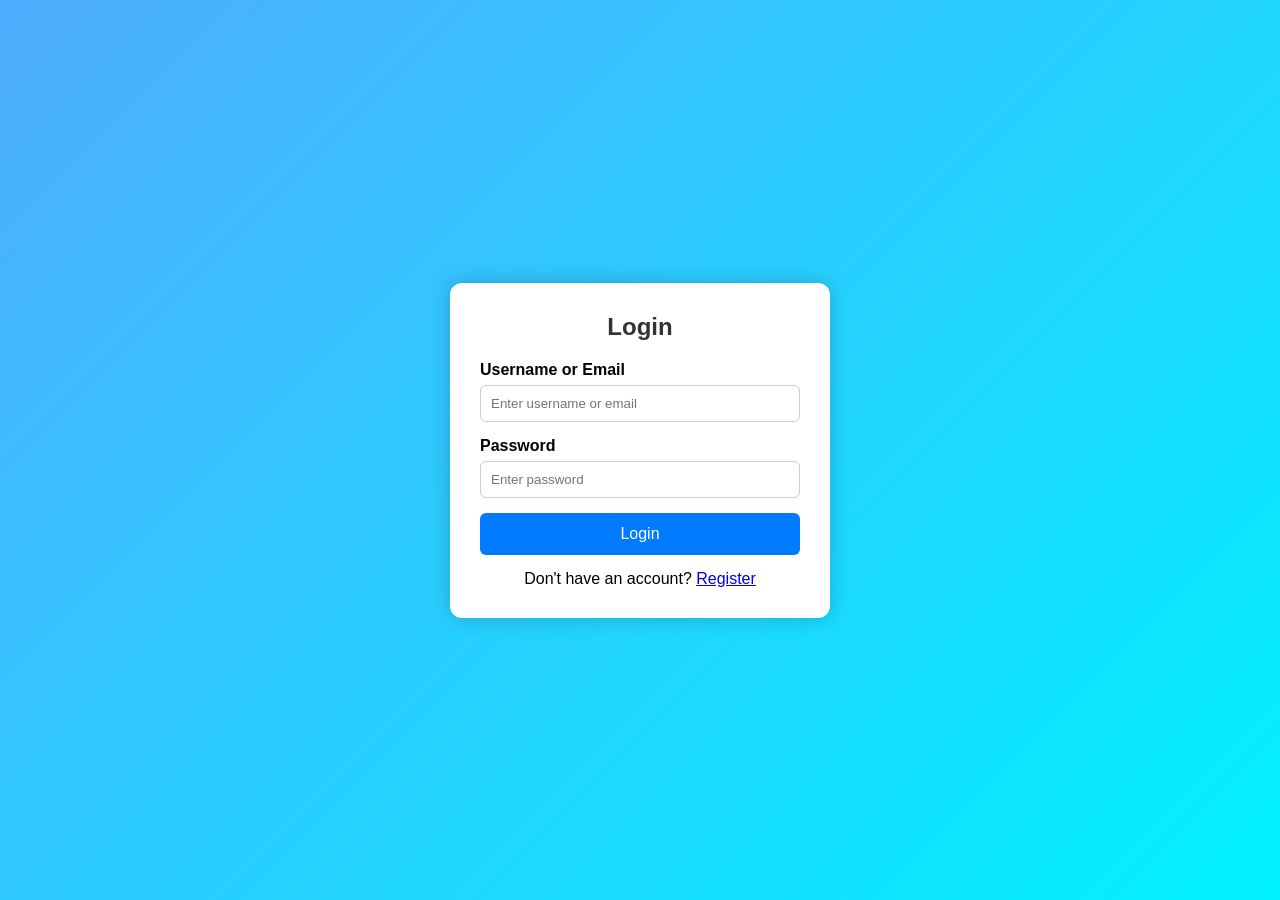
<file: index.html>
<!DOCTYPE html>
<html lang="en">
<head>
    <meta charset="UTF-8">
    <meta name="viewport" content="width=device-width, initial-scale=1.0">
    <title>Login</title>

    <link rel="stylesheet" href="css/style.css">
</head>
<body>

    <div class="container">
        <div class="form-box">

            <h2>Login</h2>

            <form id="loginForm">

                <div class="input-group">
                    <label>Username or Email</label>
                    <input
                        type="text"
                        id="loginUser"
                        placeholder="Enter username or email"
                        required
                    >
                </div>

                <div class="input-group">
                    <label>Password</label>
                    <input
                        type="password"
                        id="loginPassword"
                        placeholder="Enter password"
                        required
                    >
                </div>

                <p id="loginError" class="error"></p>

                <button type="submit">
                    Login
                </button>

            </form>

            <p class="bottom-text">
                Don't have an account?
                <a href="register.html">Register</a>
            </p>

        </div>
    </div>

    <script src="js/hash.js"></script>
    <script src="js/login.js"></script>

</body>
</html>
</file>
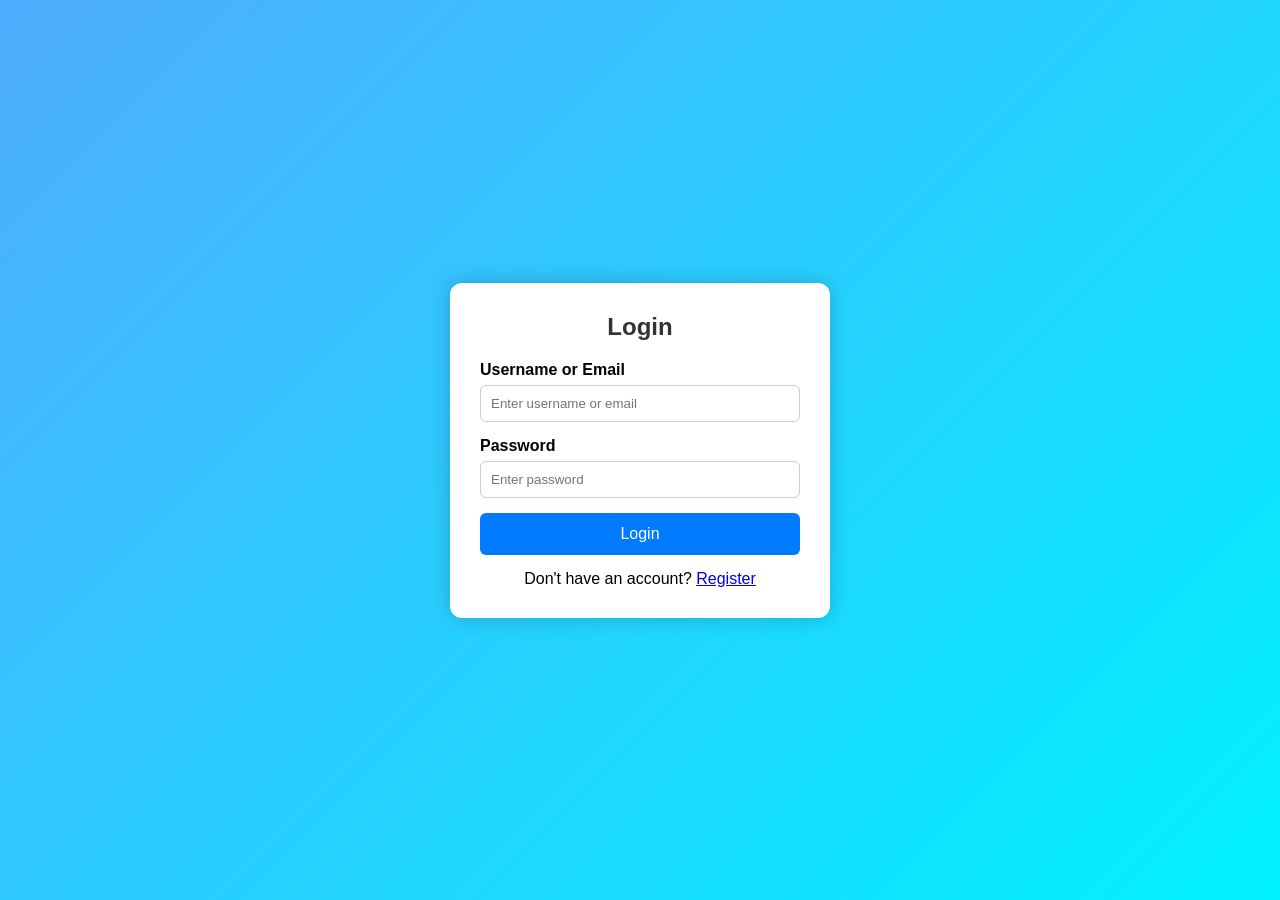
<file: dashboard.html>
<!DOCTYPE html>
<html lang="en">
<head>
    <meta charset="UTF-8">
    <meta name="viewport" content="width=device-width, initial-scale=1.0">
    <title>Dashboard</title>

    <link rel="stylesheet" href="css/style.css">
</head>
<body>

    <div class="container">
        <div class="form-box">

            <h2>Dashboard</h2>

            <h3 id="welcomeUser"></h3>

            <p>You have successfully logged in.</p>

            <button id="logoutBtn">
                Logout
            </button>

        </div>
    </div>

    <script src="js/dashboard.js"></script>

</body>
</html>
</file>
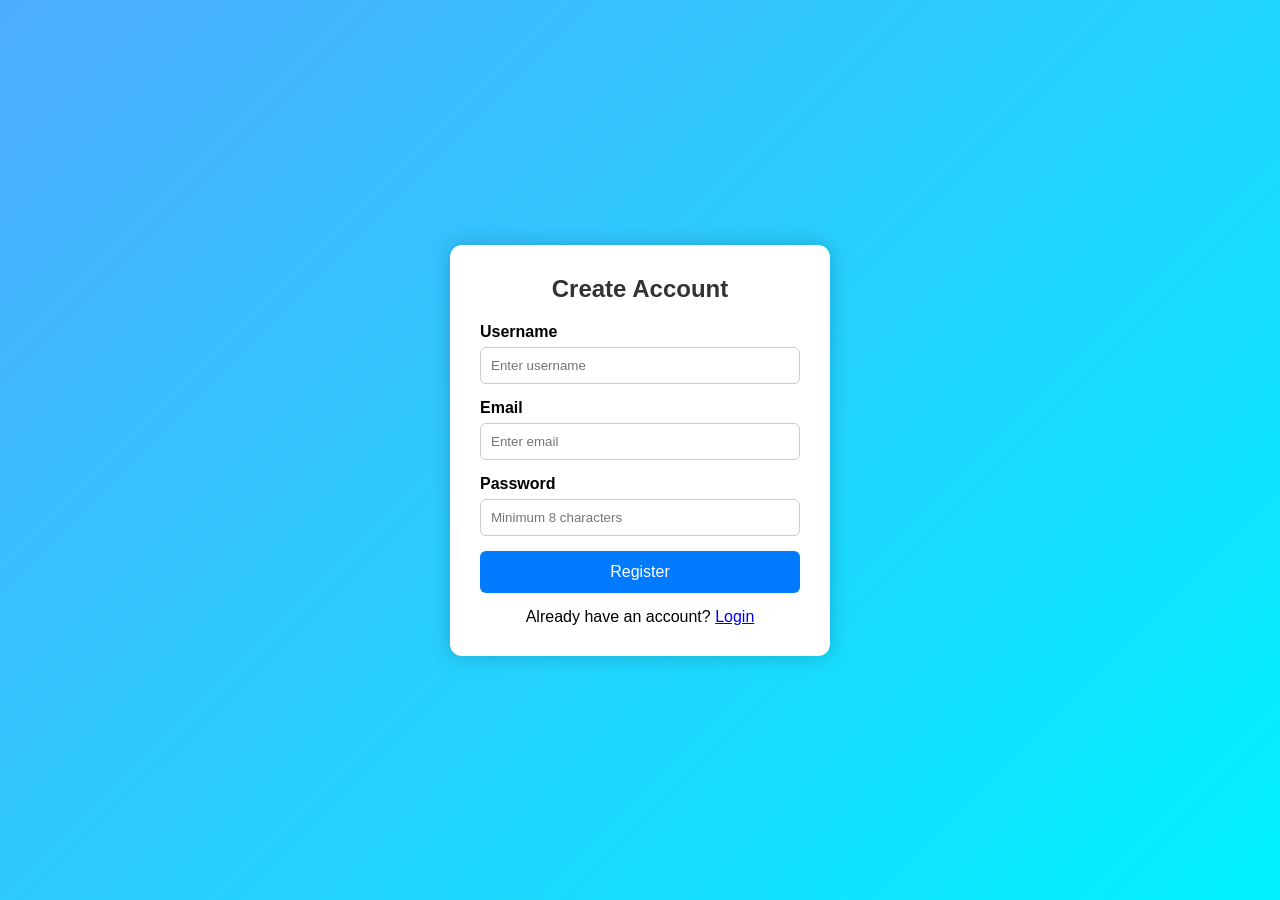
<file: register.html>
<!DOCTYPE html>
<html lang="en">
<head>
    <meta charset="UTF-8">
    <meta name="viewport" content="width=device-width, initial-scale=1.0">
    <title>Register</title>

    <link rel="stylesheet" href="css/style.css">
</head>
<body>

    <div class="container">
        <div class="form-box">

            <h2>Create Account</h2>

            <form id="registerForm">

                <div class="input-group">
                    <label>Username</label>
                    <input
                        type="text"
                        id="username"
                        placeholder="Enter username"
                        required
                    >
                </div>

                <div class="input-group">
                    <label>Email</label>
                    <input
                        type="email"
                        id="email"
                        placeholder="Enter email"
                        required
                    >
                </div>

                <div class="input-group">
                    <label>Password</label>
                    <input
                        type="password"
                        id="password"
                        placeholder="Minimum 8 characters"
                        required
                    >
                </div>

                <p id="registerError" class="error"></p>
                <p id="registerSuccess" class="success"></p>

                <button type="submit">
                    Register
                </button>

            </form>

            <p class="bottom-text">
                Already have an account?
                <a href="index.html">Login</a>
            </p>

        </div>
    </div>

    <script src="js/hash.js"></script>
    <script src="js/register.js"></script>

</body>
</html>
</file>
<file: css/style.css>
* {
    margin: 0;
    padding: 0;
    box-sizing: border-box;
    font-family: Arial, sans-serif;
}

body {
    background: linear-gradient(135deg, #4facfe, #00f2fe);
    display: flex;
    justify-content: center;
    align-items: center;
    height: 100vh;
}

.container {
    width: 100%;
    display: flex;
    justify-content: center;
    align-items: center;
}

.form-box {
    width: 380px;
    background: white;
    padding: 30px;
    border-radius: 12px;
    box-shadow: 0 0 20px rgba(0,0,0,0.2);
}

h2 {
    text-align: center;
    margin-bottom: 20px;
    color: #333;
}

.input-group {
    margin-bottom: 15px;
}

label {
    display: block;
    margin-bottom: 6px;
    font-weight: bold;
}

input {
    width: 100%;
    padding: 10px;
    border: 1px solid #ccc;
    border-radius: 6px;
}

button {
    width: 100%;
    padding: 12px;
    background: #007bff;
    color: white;
    border: none;
    border-radius: 6px;
    cursor: pointer;
    font-size: 16px;
}

button:hover {
    background: #0056b3;
}

.error {
    color: red;
    margin: 10px 0;
    text-align: center;
}

.success {
    color: green;
    margin: 10px 0;
    text-align: center;
}

.bottom-text {
    margin-top: 15px;
    text-align: center;
}
</file>
